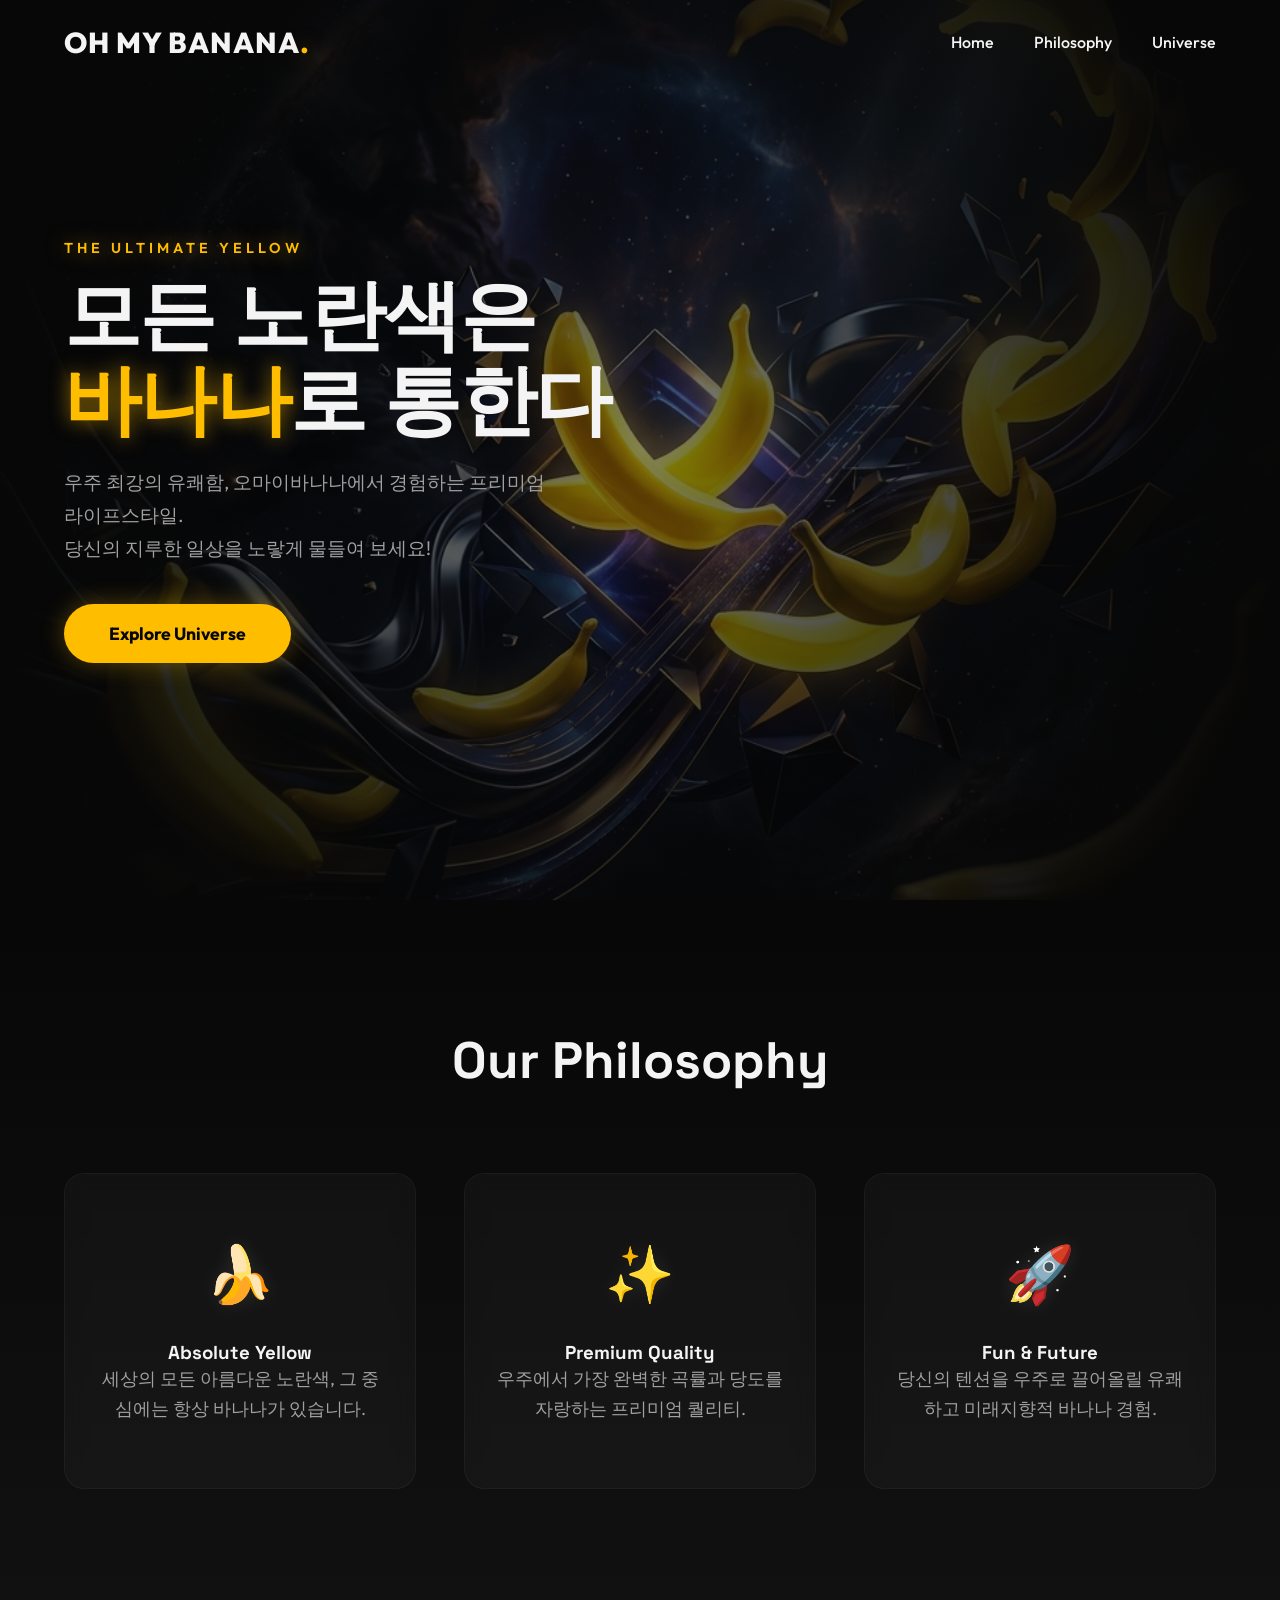
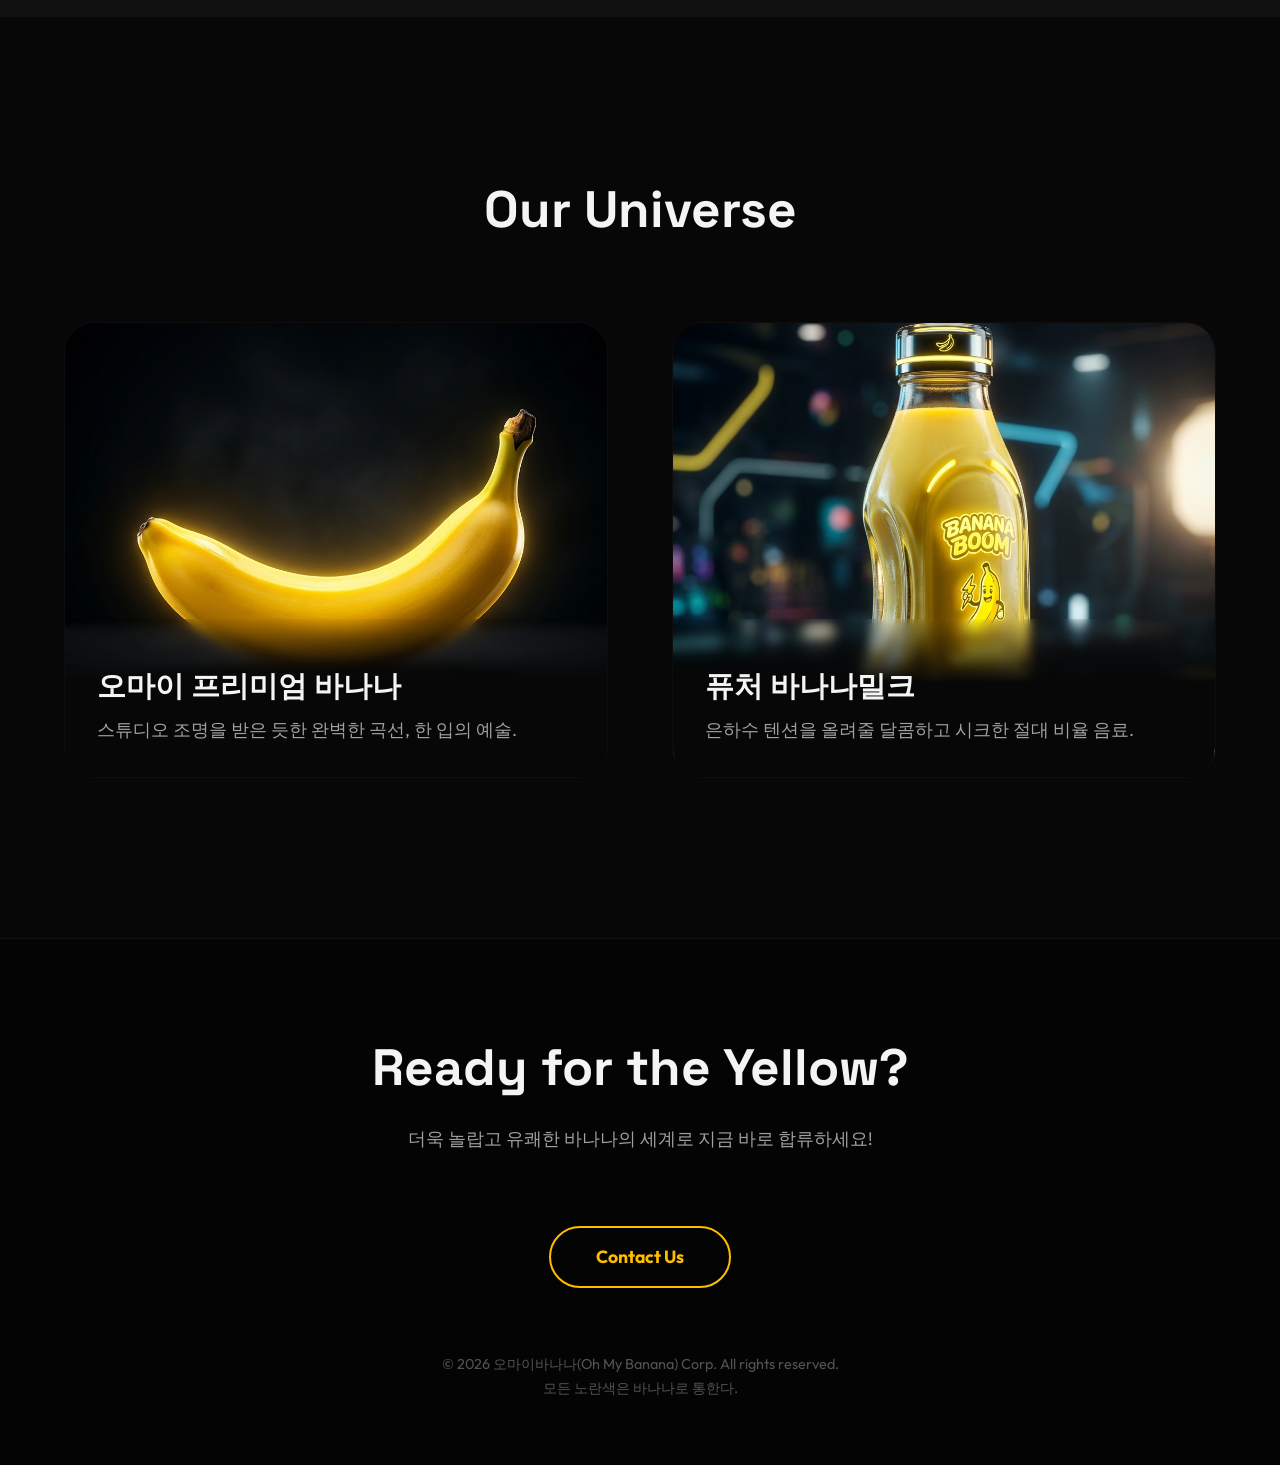
<file: oh-my-banana/index.html>
<!DOCTYPE html>
<html lang="ko">

<head>
    <meta charset="UTF-8">
    <meta name="viewport" content="width=device-width, initial-scale=1.0">
    <title>오마이바나나 | Oh My Banana</title>
    <meta name="description" content="모든 노란색은 바나나로 통한다. 오마이바나나 공식 웹사이트에 오신 것을 환영합니다.">
    <link rel="stylesheet" href="style.css">
    <link
        href="https://fonts.googleapis.com/css2?family=Outfit:wght@300;400;600;800&family=Space+Grotesk:wght@700&display=swap"
        rel="stylesheet">
</head>

<body>
    <header id="header">
        <a href="#" class="logo">OH MY BANANA<span class="text-glow">.</span></a>
        <nav>
            <ul>
                <li><a href="#home">Home</a></li>
                <li><a href="#about">Philosophy</a></li>
                <li><a href="#products">Universe</a></li>
            </ul>
        </nav>
    </header>

    <section id="home" class="hero">
        <img src="images/hero.png" alt="Banana Background" class="hero-img-bg">
        <div class="hero-overlay"></div>
        <div class="hero-content">
            <span class="hero-subtitle text-glow">The Ultimate Yellow</span>
            <h1>모든 노란색은 <br><span class="text-glow">바나나</span>로 통한다</h1>
            <p>우주 최강의 유쾌함, 오마이바나나에서 경험하는 프리미엄 라이프스타일.<br>당신의 지루한 일상을 노랗게 물들여 보세요!</p>
            <a href="#products" class="btn">Explore Universe</a>
        </div>
    </section>

    <section id="about" class="values reveal">
        <h2>Our Philosophy</h2>
        <div class="values-grid">
            <div class="value-card">
                <div class="icon">🍌</div>
                <h3>Absolute Yellow</h3>
                <p>세상의 모든 아름다운 노란색, 그 중심에는 항상 바나나가 있습니다.</p>
            </div>
            <div class="value-card">
                <div class="icon">✨</div>
                <h3>Premium Quality</h3>
                <p>우주에서 가장 완벽한 곡률과 당도를 자랑하는 프리미엄 퀄리티.</p>
            </div>
            <div class="value-card">
                <div class="icon">🚀</div>
                <h3>Fun & Future</h3>
                <p>당신의 텐션을 우주로 끌어올릴 유쾌하고 미래지향적 바나나 경험.</p>
            </div>
        </div>
    </section>

    <section id="products" class="products reveal">
        <h2>Our Universe</h2>
        <div class="product-grid">
            <div class="product-card">
                <img src="images/premium.png" alt="Premium Banana" class="product-img">
                <div class="product-info">
                    <h3>오마이 프리미엄 바나나</h3>
                    <p>스튜디오 조명을 받은 듯한 완벽한 곡선, 한 입의 예술.</p>
                </div>
            </div>
            <div class="product-card">
                <img src="images/milk.png" alt="Banana Milk" class="product-img">
                <div class="product-info">
                    <h3>퓨처 바나나밀크</h3>
                    <p>은하수 텐션을 올려줄 달콤하고 시크한 절대 비율 음료.</p>
                </div>
            </div>
        </div>
    </section>

    <footer>
        <h2>Ready for the Yellow?</h2>
        <p style="margin-bottom: 2rem;">더욱 놀랍고 유쾌한 바나나의 세계로 지금 바로 합류하세요!</p>
        <a href="#" class="btn btn-outline" style="margin-bottom: 4rem;">Contact Us</a>
        <p class="copyright">&copy; 2026 오마이바나나(Oh My Banana) Corp. All rights reserved. <br>모든 노란색은 바나나로 통한다.</p>
    </footer>

    <script src="script.js"></script>
</body>

</html>
</file>
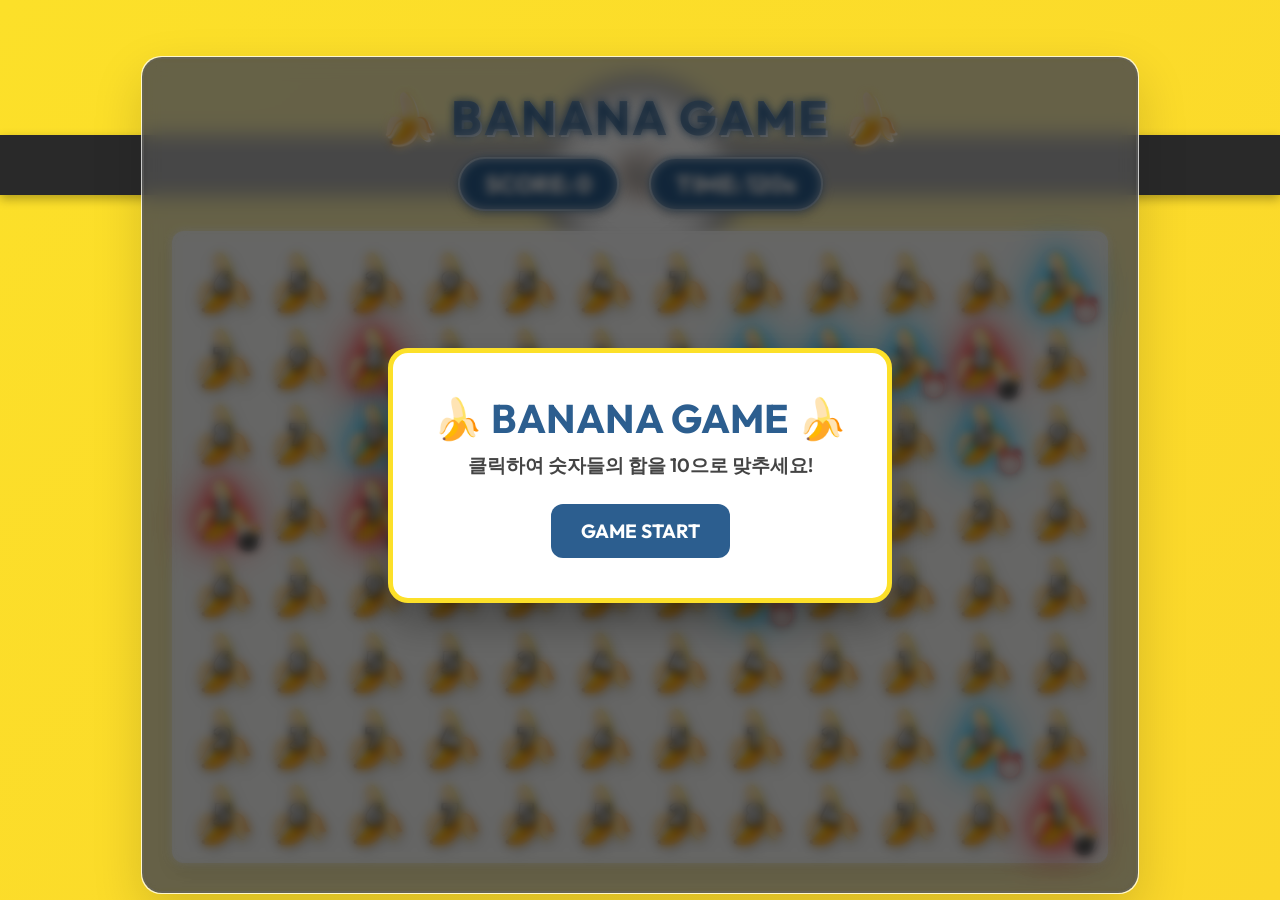
<file: 게임/index.html>
<!DOCTYPE html>
<html lang="ko">
<head>
  <meta charset="UTF-8">
  <meta name="viewport" content="width=device-width, initial-scale=1.0">
  <title>미니언즈 바나나 게임</title>
  <link href="https://fonts.googleapis.com/css2?family=Outfit:wght@400;600;800&family=Nanum+Pen+Script&display=swap" rel="stylesheet">
  <link rel="stylesheet" href="style.css">
</head>
<body>
  <div class="minion-bg">
    <div class="goggle-strap"></div>
    <div class="minion-eye-container">
      <div class="minion-eye">
        <div class="eye-pupil"></div>
      </div>
    </div>
  </div>

  <div class="game-container">
    <header class="header">
      <h1>🍌 BANANA GAME 🍌</h1>
      <div class="stats">
        <div class="score-board">SCORE: <span id="score">0</span></div>
        <div class="timer-board">TIME: <span id="timer">120</span>s</div>
      </div>
    </header>

    <div class="grid-wrapper">
      <div id="game-board"></div>
    </div>
    
    <!-- Start Screen Overlay -->
    <div class="overlay active" id="start-screen">
      <div class="result-modal">
        <h2>🍌 BANANA GAME 🍌</h2>
        <p>클릭하여 숫자들의 합을 10으로 맞추세요!</p>
        <button id="start-btn">GAME START</button>
      </div>
    </div>

    <!-- Result Screen Overlay -->
    <div class="overlay" id="result-screen">
      <div class="result-modal">
        <h2>TIME'S UP!</h2>
        <p>Final Score: <span id="final-score">0</span></p>
        <button id="restart-btn">PLAY AGAIN</button>
      </div>
    </div>
  </div>

  <script src="script.js"></script>
</body>
</html>
</file>
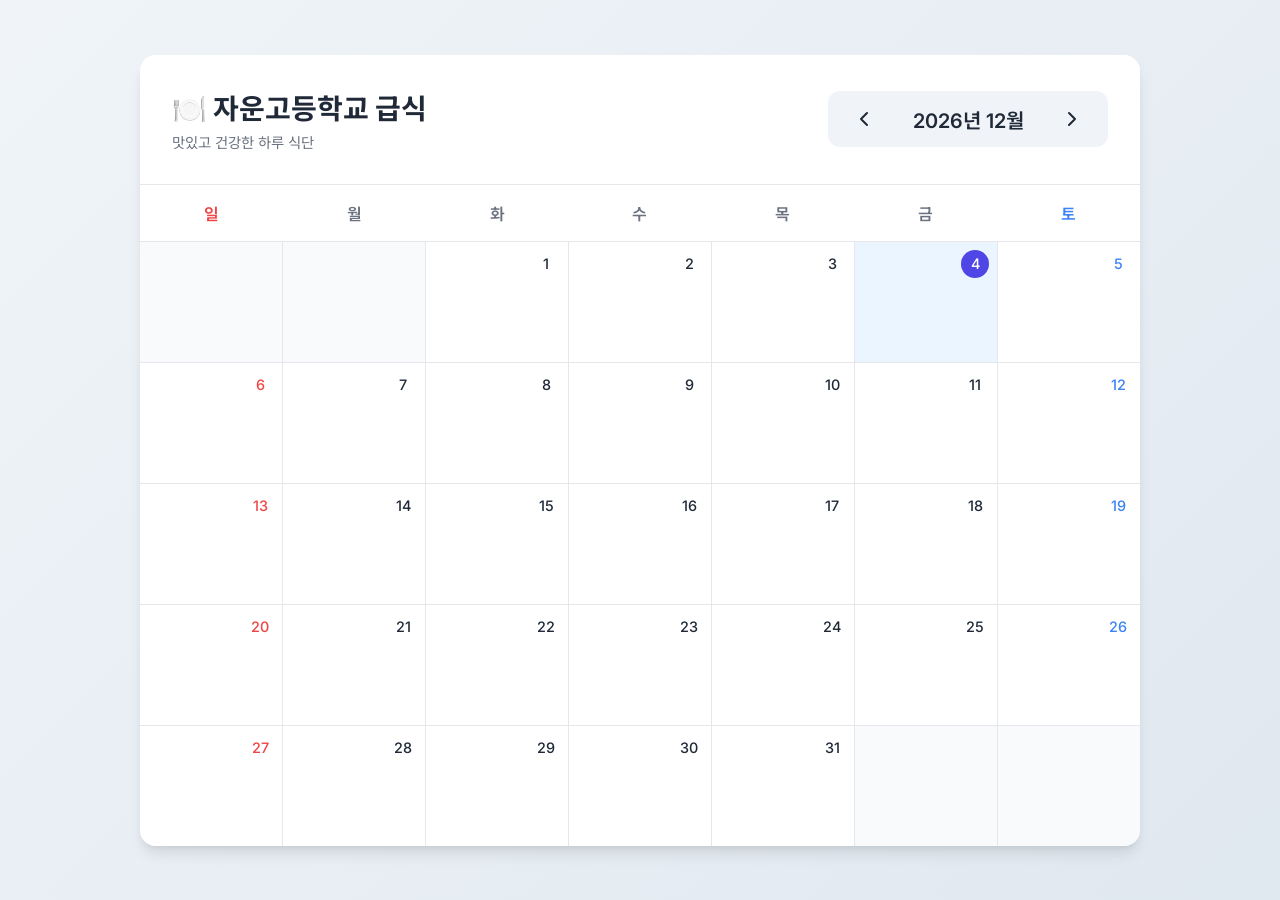
<file: 급식/index.html>
<!DOCTYPE html>
<html lang="ko">
<head>
    <meta charset="UTF-8">
    <meta name="viewport" content="width=device-width, initial-scale=1.0">
    <title>자운고등학교 급식 캘린더</title>
    <!-- Google Fonts -->
    <link rel="preconnect" href="https://fonts.googleapis.com">
    <link rel="preconnect" href="https://fonts.gstatic.com" crossorigin>
    <link href="https://fonts.googleapis.com/css2?family=Inter:wght@300;400;500;600;700&family=Noto+Sans+KR:wght@300;400;500;700&display=swap" rel="stylesheet">
    <link rel="stylesheet" href="style.css">
</head>
<body>
    <div class="app-container">
        <header class="header">
            <div class="header-title">
                <h1>🍽️ 자운고등학교 급식</h1>
                <p>맛있고 건강한 하루 식단</p>
            </div>
            <div class="month-nav">
                <button id="prev-month" class="nav-btn" aria-label="이전 달">
                    <svg xmlns="http://www.w3.org/2000/svg" width="24" height="24" viewBox="0 0 24 24" fill="none" stroke="currentColor" stroke-width="2" stroke-linecap="round" stroke-linejoin="round"><polyline points="15 18 9 12 15 6"></polyline></svg>
                </button>
                <h2 id="current-month-display">2026년 5월</h2>
                <button id="next-month" class="nav-btn" aria-label="다음 달">
                    <svg xmlns="http://www.w3.org/2000/svg" width="24" height="24" viewBox="0 0 24 24" fill="none" stroke="currentColor" stroke-width="2" stroke-linecap="round" stroke-linejoin="round"><polyline points="9 18 15 12 9 6"></polyline></svg>
                </button>
            </div>
        </header>

        <main class="calendar-wrapper">
            <div class="loading-overlay" id="loading">
                <div class="spinner"></div>
                <p>급식 정보를 불러오는 중...</p>
            </div>
            <div class="weekdays">
                <div>일</div>
                <div>월</div>
                <div>화</div>
                <div>수</div>
                <div>목</div>
                <div>금</div>
                <div>토</div>
            </div>
            <div class="calendar-grid" id="calendar-grid">
                <!-- Days will be generated by JS -->
            </div>
        </main>
    </div>

    <!-- Modal for Meal Details -->
    <div class="modal-backdrop" id="meal-modal">
        <div class="modal-content">
            <div class="modal-header">
                <h3 id="modal-date">2026년 5월 1일 (금)</h3>
                <button class="close-btn" id="close-modal" aria-label="닫기">
                    <svg xmlns="http://www.w3.org/2000/svg" width="24" height="24" viewBox="0 0 24 24" fill="none" stroke="currentColor" stroke-width="2" stroke-linecap="round" stroke-linejoin="round"><line x1="18" y1="6" x2="6" y2="18"></line><line x1="6" y1="6" x2="18" y2="18"></line></svg>
                </button>
            </div>
            <div class="modal-body">
                <div class="meal-section">
                    <h4>🍱 식단 메뉴</h4>
                    <p id="modal-menu" class="menu-list"></p>
                </div>
                <div class="meal-section">
                    <h4>⚡ 칼로리</h4>
                    <p id="modal-cal" class="cal-info"></p>
                </div>
                <div class="meal-section">
                    <h4>📊 영양 성분</h4>
                    <p id="modal-nutrition" class="nutrition-list"></p>
                </div>
            </div>
        </div>
    </div>

    <script src="script.js"></script>
</body>
</html>
</file>
<file: oh-my-banana/style.css>
:root {
  --banana-yellow: #FFBD00; /* Richer yellow */
  --banana-glow: #FFE600;
  --dark-bg: #070707;
  --card-bg: rgba(255, 255, 255, 0.03);
  --text-light: #F4F4F4;
  --text-dim: #A0A0A0;
}

* {
  margin: 0;
  padding: 0;
  box-sizing: border-box;
}

body {
  font-family: 'Outfit', sans-serif;
  background-color: var(--dark-bg);
  color: var(--text-light);
  overflow-x: hidden;
  scroll-behavior: smooth;
}

/* Typography */
h1, h2, h3, h4 {
  font-family: 'Space Grotesk', sans-serif;
}

h1 { font-size: clamp(3rem, 6vw, 5.5rem); line-height: 1.1; letter-spacing: -0.02em; margin-bottom: 1.5rem; word-break: keep-all; }
h2 { font-size: clamp(2.5rem, 4vw, 3.5rem); margin-bottom: 1.5rem; text-align: center; }
p { font-size: 1.1rem; line-height: 1.7; color: var(--text-dim); }

/* Utilities */
.text-glow {
  color: var(--banana-yellow);
  text-shadow: 0 0 20px rgba(255, 189, 0, 0.6);
}

/* Header */
header {
  position: fixed;
  top: 0;
  width: 100%;
  padding: 1.5rem 5%;
  display: flex;
  justify-content: space-between;
  align-items: center;
  z-index: 100;
  transition: all 0.4s cubic-bezier(0.4, 0, 0.2, 1);
  background: transparent;
}

header.scrolled {
  background: rgba(7, 7, 7, 0.85);
  padding: 1rem 5%;
  border-bottom: 1px solid rgba(255, 189, 0, 0.15);
  backdrop-filter: blur(12px);
  -webkit-backdrop-filter: blur(12px);
}

.logo {
  font-size: 1.8rem;
  font-weight: 800;
  color: var(--text-light);
  text-decoration: none;
  letter-spacing: 1px;
}

nav ul {
  display: flex;
  gap: 2.5rem;
  list-style: none;
}

nav a {
  color: var(--text-light);
  text-decoration: none;
  font-size: 1rem;
  font-weight: 500;
  position: relative;
  transition: color 0.3s ease;
}

nav a:hover {
  color: var(--banana-yellow);
}

/* Hero Section */
.hero {
  min-height: 100vh;
  display: flex;
  align-items: center;
  padding: 0 5%;
  position: relative;
  overflow: hidden;
}

.hero-img-bg {
  position: absolute;
  top: 0; left: 0; width: 100%; height: 100%;
  object-fit: cover;
  z-index: -2;
  opacity: 0.5;
  transform: scale(1.05); /* Slight zoom for dramatic effect */
}

.hero-overlay {
  position: absolute;
  top: 0; left: 0; width: 100%; height: 100%;
  background: radial-gradient(circle at center, transparent 0%, var(--dark-bg) 85%);
  z-index: -1;
}

.hero-content {
  max-width: 800px;
  z-index: 1;
  animation: fadeInUp 1.2s cubic-bezier(0.2, 0.8, 0.2, 1) forwards;
}

.hero-subtitle {
  font-weight: 600;
  letter-spacing: 4px;
  text-transform: uppercase;
  margin-bottom: 1rem;
  display: inline-block;
  font-size: 0.9rem;
}

.hero-content p {
  font-size: 1.2rem;
  max-width: 500px;
}

/* Buttons */
.btn {
  display: inline-block;
  padding: 1.1rem 2.8rem;
  font-size: 1.1rem;
  font-weight: 700;
  color: var(--dark-bg);
  background: var(--banana-yellow);
  border: none;
  border-radius: 50px;
  cursor: pointer;
  text-decoration: none;
  transition: all 0.3s ease;
  box-shadow: 0 0 25px rgba(255, 189, 0, 0.3);
  margin-top: 2.5rem;
}

.btn:hover {
  transform: translateY(-4px);
  box-shadow: 0 0 40px rgba(255, 189, 0, 0.6);
  background: var(--banana-glow);
}

.btn-outline {
  background: transparent;
  color: var(--banana-yellow);
  border: 2px solid var(--banana-yellow);
  box-shadow: none;
}
.btn-outline:hover {
  background: var(--banana-yellow);
  color: var(--dark-bg);
}

/* Values Section */
.values {
  padding: 8rem 5%;
  position: relative;
}
.values::before {
  content: '';
  position: absolute;
  top: 0; left: 0; width: 100%; height: 100%;
  background: linear-gradient(180deg, var(--dark-bg) 0%, #111 100%);
  z-index: -1;
}

.values-grid {
  display: grid;
  grid-template-columns: repeat(auto-fit, minmax(300px, 1fr));
  gap: 3rem;
  margin-top: 5rem;
  max-width: 1200px;
  margin-left: auto;
  margin-right: auto;
}

.value-card {
  background: var(--card-bg);
  padding: 4rem 2rem;
  border-radius: 20px;
  border: 1px solid rgba(255, 255, 255, 0.04);
  backdrop-filter: blur(10px);
  -webkit-backdrop-filter: blur(10px);
  transition: transform 0.4s ease, border-color 0.4s ease;
  text-align: center;
}

.value-card:hover {
  transform: translateY(-15px);
  border-color: rgba(255, 189, 0, 0.4);
}

.icon {
  font-size: 3.5rem;
  margin-bottom: 2rem;
  display: inline-block;
  text-shadow: 0 0 20px rgba(255, 255, 255, 0.1);
}

/* Products Section */
.products {
  padding: 10rem 5%;
}

.product-grid {
  display: grid;
  grid-template-columns: repeat(auto-fit, minmax(350px, 1fr));
  gap: 4rem;
  margin-top: 5rem;
  max-width: 1200px;
  margin-left: auto;
  margin-right: auto;
}

.product-card {
  border-radius: 30px;
  overflow: hidden;
  position: relative;
  border: 1px solid rgba(255, 255, 255, 0.05);
  transition: all 0.5s cubic-bezier(0.4, 0, 0.2, 1);
  background: #000;
}

.product-card:hover {
  border-color: var(--banana-yellow);
  box-shadow: 0 20px 50px rgba(255, 189, 0, 0.15);
  transform: translateY(-10px);
}

.product-img {
  width: 100%;
  height: 450px;
  object-fit: cover;
  transition: transform 0.7s ease;
}

.product-card:hover .product-img {
  transform: scale(1.08);
}

.product-info {
  background: linear-gradient(0deg, #070707 60%, transparent 100%);
  padding: 3rem 2rem 2rem;
  position: absolute;
  bottom: 0;
  width: 100%;
  backdrop-filter: blur(5px);
}

.product-info h3 {
  color: var(--text-light);
  margin-bottom: 0.5rem;
  font-size: 1.8rem;
  transition: color 0.3s ease;
}

.product-card:hover .product-info h3 {
  color: var(--banana-yellow);
}

/* Reveal Animation Class */
.reveal {
  opacity: 0;
  transform: translateY(60px);
  transition: all 1s cubic-bezier(0.2, 0.8, 0.2, 1);
}

.reveal.active {
  opacity: 1;
  transform: translateY(0);
}

/* Footer */
footer {
  padding: 6rem 5% 4rem;
  text-align: center;
  border-top: 1px solid rgba(255, 255, 255, 0.05);
  background: #040404;
}

.copyright {
  font-size: 0.9rem;
  color: var(--text-dim);
  opacity: 0.5;
}

@keyframes fadeInUp {
  from { opacity: 0; transform: translateY(40px); }
  to { opacity: 1; transform: translateY(0); }
}

@media (max-width: 768px) {
  nav ul { display: none; }
  .products { padding-top: 5rem; }
  .product-img { height: 350px; }
}
</file>
<file: 게임/style.css>
/* Color Palette */
:root {
  --minion-yellow: #fce029;
  --minion-blue: #2c5e8f;
  --minion-black: #292929;
  --minion-skin: #ffd966;
  --bg-gradient: linear-gradient(135deg, #fce029 0%, #fbd72b 100%);
  --banana-shadow: drop-shadow(2px 4px 6px rgba(0,0,0,0.2));
}

* {
  box-sizing: border-box;
  margin: 0;
  padding: 0;
}

body {
  font-family: 'Outfit', sans-serif;
  background: var(--bg-gradient);
  min-height: 100vh;
  display: flex;
  justify-content: center;
  align-items: center;
  overflow: hidden;
  position: relative;
}

/* Background Minion Decoration */
.minion-bg {
  position: absolute;
  top: 0;
  left: 0;
  width: 100%;
  height: 100%;
  z-index: 0;
  pointer-events: none;
  overflow: hidden;
}

.goggle-strap {
  position: absolute;
  top: 15%;
  left: 0;
  width: 100%;
  height: 60px;
  background-color: var(--minion-black);
  box-shadow: 0 4px 10px rgba(0,0,0,0.3);
}

.minion-eye-container {
  position: absolute;
  top: 15%;
  left: 50%;
  transform: translate(-50%, -30%);
  width: 200px;
  height: 200px;
  background-color: #d1d1d1;
  border-radius: 50%;
  border: 15px solid var(--minion-black);
  display: flex;
  justify-content: center;
  align-items: center;
  box-shadow: inset 0 0 20px rgba(0,0,0,0.3), 0 10px 20px rgba(0,0,0,0.3);
}

.minion-eye {
  width: 140px;
  height: 140px;
  background-color: white;
  border-radius: 50%;
  display: flex;
  justify-content: center;
  align-items: center;
  position: relative;
  box-shadow: inset 0 0 10px rgba(0,0,0,0.1);
}

.eye-pupil {
  width: 50px;
  height: 50px;
  background-color: #7b4e35;
  border-radius: 50%;
  position: relative;
}
.eye-pupil::after {
  content: '';
  position: absolute;
  top: 50%;
  left: 50%;
  transform: translate(-50%, -50%);
  width: 25px;
  height: 25px;
  background-color: black;
  border-radius: 50%;
}
.eye-pupil::before {
  content: '';
  position: absolute;
  top: 10px;
  right: 15px;
  width: 10px;
  height: 10px;
  background-color: white;
  border-radius: 50%;
  z-index: 10;
}

/* App Container */
.game-container {
  position: relative;
  z-index: 10;
  background: rgba(255, 255, 255, 0.4);
  backdrop-filter: blur(10px);
  -webkit-backdrop-filter: blur(10px);
  border-radius: 20px;
  padding: 30px;
  box-shadow: 0 20px 50px rgba(0,0,0,0.15), inset 0 0 0 2px rgba(255,255,255,0.5);
  border: 1px solid rgba(255, 255, 255, 0.6);
  display: flex;
  flex-direction: column;
  align-items: center;
  margin-top: 50px;
}

.header {
  display: flex;
  flex-direction: column;
  align-items: center;
  margin-bottom: 20px;
}

h1 {
  font-size: 3rem;
  color: var(--minion-blue);
  text-shadow: 2px 2px 0px white;
  margin-bottom: 10px;
  letter-spacing: 2px;
}

.stats {
  display: flex;
  gap: 30px;
  font-size: 1.5rem;
  font-weight: 800;
  color: white;
  text-shadow: 1px 1px 3px rgba(0,0,0,0.3);
}

.score-board, .timer-board {
  background: var(--minion-blue);
  padding: 10px 25px;
  border-radius: 30px;
  box-shadow: 0 4px 10px rgba(0,0,0,0.2);
  border: 2px solid white;
}

/* Game Grid */
.grid-wrapper {
  position: relative;
  background: rgba(255, 255, 255, 0.8);
  border-radius: 12px;
  padding: 15px;
  box-shadow: 0 10px 20px rgba(0,0,0,0.05);
  user-select: none;
}

#game-board {
  display: grid;
  grid-template-columns: repeat(12, 1fr);
  grid-template-rows: repeat(8, 1fr);
  gap: 6px;
}

.cell {
  width: 70px;
  height: 70px;
  display: flex;
  justify-content: center;
  align-items: center;
  position: relative;
  cursor: pointer;
  transition: transform 0.2s cubic-bezier(0.175, 0.885, 0.32, 1.275), opacity 0.15s ease-out;
}

/* Cleared logic: visually hidden while waiting for 1sec refill */
.cell.cleared {
  transform: scale(0);
  opacity: 0;
  pointer-events: none;
}

.cell .fruit {
  position: absolute;
  filter: var(--banana-shadow);
  z-index: 1;
  font-size: 55px; /* Bigger banana */
  transition: all 0.2s;
}

/* Special Banana Modifiers */
.cell .fruit.bomb {
  filter: drop-shadow(0 0 10px #ff3333) drop-shadow(0 0 20px #ff3333);
}
.cell .fruit.time {
  filter: drop-shadow(0 0 10px #33ccff) drop-shadow(0 0 20px #33ccff);
}

.cell .special-icon {
  position: absolute;
  bottom: -5px;
  right: -5px;
  font-size: 24px;
  z-index: 3;
  pointer-events: none;
  background: rgba(255,255,255,0.7);
  border-radius: 50%;
  width: 25px;
  height: 25px;
  display: flex;
  justify-content: center;
  align-items: center;
  box-shadow: 0 2px 5px rgba(0,0,0,0.4);
}

.cell .number {
  position: relative;
  z-index: 2;
  font-family: 'Outfit', sans-serif;
  font-weight: 800;
  font-size: 28px;
  color: white;
  text-shadow: -1.5px -1.5px 0 #000, 1.5px -1.5px 0 #000, -1.5px 1.5px 0 #000, 1.5px 1.5px 0 #000, 0 3px 6px rgba(0,0,0,0.5);
  pointer-events: none;
}

/* Selected state using scaling and glow */
.cell.selected {
  transform: scale(1.15);
}
.cell.selected .fruit {
  filter: drop-shadow(0 0 12px #fffc54);
}

/* Animations */
@keyframes shake {
  0%, 100% { transform: translateX(0); }
  25% { transform: translateX(-6px) rotate(-5deg); }
  50% { transform: translateX(6px) rotate(5deg); }
  75% { transform: translateX(-6px) rotate(-5deg); }
}

.cell.shake {
  animation: shake 0.3s ease-in-out;
}

@keyframes popIn {
  0% { transform: scale(0); opacity: 0; }
  60% { transform: scale(1.15); opacity: 1; }
  100% { transform: scale(1); opacity: 1; }
}

.cell.pop-in {
  animation: popIn 0.35s cubic-bezier(0.175, 0.885, 0.32, 1.275) forwards;
}

/* Floating Effects for Bonus */
.floating-text {
  position: absolute;
  font-family: 'Outfit', sans-serif;
  font-size: 30px;
  font-weight: 800;
  text-shadow: 2px 2px 0px #000, -2px -2px 0px #000, 2px -2px 0px #000, -2px 2px 0px #000, 0 4px 8px rgba(0,0,0,0.5);
  pointer-events: none;
  z-index: 300;
  animation: floatUp 1s cubic-bezier(0.175, 0.885, 0.32, 1.275) forwards;
}

@keyframes floatUp {
  0% { transform: translateY(0) scale(0.5); opacity: 0; }
  20% { transform: translateY(-20px) scale(1.2); opacity: 1; }
  100% { transform: translateY(-80px) scale(1); opacity: 0; }
}

/* Overlays */
.overlay {
  position: absolute;
  top: 0; left: 0; width: 100%; height: 100%;
  background: rgba(0,0,0,0.6);
  backdrop-filter: blur(5px);
  display: none;
  justify-content: center;
  align-items: center;
  border-radius: 20px;
  z-index: 200;
}

.overlay.active {
  display: flex;
  animation: fadeIn 0.4s ease-out;
}

.result-modal {
  background: white;
  padding: 40px;
  border-radius: 20px;
  text-align: center;
  box-shadow: 0 20px 40px rgba(0,0,0,0.3);
  border: 5px solid var(--minion-yellow);
}

.result-modal h2 {
  font-size: 2.5rem;
  color: var(--minion-blue);
  margin-bottom: 10px;
}

.result-modal p {
  font-size: 1.2rem;
  font-weight: 600;
  margin-bottom: 25px;
  color: #444;
}

#start-btn, #restart-btn {
  background: var(--minion-blue);
  color: white;
  border: none;
  padding: 15px 30px;
  font-size: 1.2rem;
  font-weight: bold;
  border-radius: 12px;
  cursor: pointer;
  transition: transform 0.2s, background 0.2s;
  font-family: inherit;
}

#start-btn:hover, #restart-btn:hover {
  background: #1a4167;
  transform: translateY(-3px);
}

@keyframes fadeIn {
  from { opacity: 0; transform: scale(0.9); }
  to { opacity: 1; transform: scale(1); }
}
</file>
<file: 급식/style.css>
:root {
    --primary: #4f46e5;
    --primary-hover: #4338ca;
    --primary-light: #e0e7ff;
    --bg-gradient-1: #f0f4f8;
    --bg-gradient-2: #e0e8f0;
    --surface: #ffffff;
    --text-main: #1f2937;
    --text-muted: #6b7280;
    --border: #e5e7eb;
    --shadow-sm: 0 1px 2px 0 rgba(0, 0, 0, 0.05);
    --shadow-md: 0 4px 6px -1px rgba(0, 0, 0, 0.1), 0 2px 4px -1px rgba(0, 0, 0, 0.06);
    --shadow-lg: 0 10px 15px -3px rgba(0, 0, 0, 0.1), 0 4px 6px -2px rgba(0, 0, 0, 0.05);
    --radius-lg: 16px;
    --radius-md: 12px;
    --radius-sm: 8px;
    --meal-bg: #fef3c7;
    --meal-text: #b45309;
    --today-bg: #ebf5ff;
    --today-border: #3b82f6;
}

* {
    box-sizing: border-box;
    margin: 0;
    padding: 0;
}

body {
    font-family: 'Inter', 'Noto Sans KR', sans-serif;
    background: linear-gradient(135deg, var(--bg-gradient-1), var(--bg-gradient-2));
    color: var(--text-main);
    min-height: 100vh;
    display: flex;
    justify-content: center;
    align-items: center;
    padding: 2rem 1rem;
}

.app-container {
    width: 100%;
    max-width: 1000px;
    background: var(--surface);
    border-radius: var(--radius-lg);
    box-shadow: var(--shadow-lg);
    overflow: hidden;
    position: relative;
}

.header {
    padding: 2rem;
    background: #ffffff;
    border-bottom: 1px solid var(--border);
    display: flex;
    justify-content: space-between;
    align-items: center;
    flex-wrap: wrap;
    gap: 1rem;
}

.header-title h1 {
    font-size: 1.75rem;
    font-weight: 700;
    color: var(--text-main);
    margin-bottom: 0.25rem;
}

.header-title p {
    font-size: 0.9rem;
    color: var(--text-muted);
}

.month-nav {
    display: flex;
    align-items: center;
    gap: 1.5rem;
    background: var(--bg-gradient-1);
    padding: 0.5rem 1rem;
    border-radius: var(--radius-md);
}

.month-nav h2 {
    font-size: 1.25rem;
    font-weight: 600;
    min-width: 120px;
    text-align: center;
}

.nav-btn {
    background: none;
    border: none;
    cursor: pointer;
    color: var(--text-main);
    display: flex;
    align-items: center;
    justify-content: center;
    padding: 0.5rem;
    border-radius: 50%;
    transition: all 0.2s ease;
}

.nav-btn:hover {
    background: var(--primary-light);
    color: var(--primary);
}

.calendar-wrapper {
    position: relative;
    min-height: 600px;
    background: #fafbfc;
}

.weekdays {
    display: grid;
    grid-template-columns: repeat(7, 1fr);
    text-align: center;
    font-weight: 600;
    color: var(--text-muted);
    padding: 1rem 0;
    background: var(--surface);
    border-bottom: 1px solid var(--border);
}

.weekdays div:first-child {
    color: #ef4444; /* Sunday */
}

.weekdays div:last-child {
    color: #3b82f6; /* Saturday */
}

.calendar-grid {
    display: grid;
    grid-template-columns: repeat(7, 1fr);
    grid-auto-rows: minmax(120px, auto);
    background: var(--border);
    gap: 1px; /* Creates borders between cells */
}

.day-cell {
    background: var(--surface);
    padding: 0.5rem;
    display: flex;
    flex-direction: column;
    gap: 0.5rem;
    transition: background 0.2s;
}

.day-cell.empty {
    background: #f9fafb;
}

.day-number {
    font-size: 0.9rem;
    font-weight: 500;
    align-self: flex-end;
    width: 28px;
    height: 28px;
    display: flex;
    align-items: center;
    justify-content: center;
    border-radius: 50%;
}

.day-cell.today {
    background: var(--today-bg);
}

.day-cell.today .day-number {
    background: var(--primary);
    color: white;
}

.meal-badge {
    background: var(--primary-light);
    color: var(--primary);
    font-size: 0.75rem;
    padding: 0.4rem 0.5rem;
    border-radius: var(--radius-sm);
    cursor: pointer;
    font-weight: 500;
    line-height: 1.4;
    transition: transform 0.2s, box-shadow 0.2s;
    overflow: hidden;
    text-overflow: ellipsis;
    display: -webkit-box;
    -webkit-line-clamp: 3;
    -webkit-box-orient: vertical;
}

.meal-badge:hover {
    transform: translateY(-2px);
    box-shadow: var(--shadow-md);
    background: var(--primary);
    color: white;
}

/* Loading Overlay */
.loading-overlay {
    position: absolute;
    inset: 0;
    background: rgba(255, 255, 255, 0.8);
    backdrop-filter: blur(4px);
    display: flex;
    flex-direction: column;
    align-items: center;
    justify-content: center;
    z-index: 10;
    opacity: 0;
    pointer-events: none;
    transition: opacity 0.3s ease;
}

.loading-overlay.active {
    opacity: 1;
    pointer-events: all;
}

.spinner {
    width: 40px;
    height: 40px;
    border: 4px solid var(--primary-light);
    border-top-color: var(--primary);
    border-radius: 50%;
    animation: spin 1s linear infinite;
    margin-bottom: 1rem;
}

@keyframes spin {
    to { transform: rotate(360deg); }
}

/* Modal Styles */
.modal-backdrop {
    position: fixed;
    inset: 0;
    background: rgba(0, 0, 0, 0.5);
    backdrop-filter: blur(4px);
    display: flex;
    align-items: center;
    justify-content: center;
    z-index: 50;
    opacity: 0;
    pointer-events: none;
    transition: opacity 0.3s ease;
}

.modal-backdrop.active {
    opacity: 1;
    pointer-events: all;
}

.modal-content {
    background: var(--surface);
    width: 90%;
    max-width: 500px;
    border-radius: var(--radius-lg);
    box-shadow: var(--shadow-lg);
    transform: translateY(20px);
    transition: transform 0.3s ease;
    overflow: hidden;
}

.modal-backdrop.active .modal-content {
    transform: translateY(0);
}

.modal-header {
    padding: 1.5rem;
    border-bottom: 1px solid var(--border);
    display: flex;
    justify-content: space-between;
    align-items: center;
    background: #fafbfc;
}

.modal-header h3 {
    font-size: 1.25rem;
    color: var(--text-main);
}

.close-btn {
    background: none;
    border: none;
    cursor: pointer;
    color: var(--text-muted);
    padding: 0.5rem;
    border-radius: 50%;
    transition: background 0.2s;
}

.close-btn:hover {
    background: #f3f4f6;
    color: var(--text-main);
}

.modal-body {
    padding: 1.5rem;
    max-height: 70vh;
    overflow-y: auto;
}

.meal-section {
    margin-bottom: 1.5rem;
}

.meal-section:last-child {
    margin-bottom: 0;
}

.meal-section h4 {
    font-size: 0.9rem;
    color: var(--text-muted);
    margin-bottom: 0.75rem;
    display: flex;
    align-items: center;
    gap: 0.5rem;
}

.menu-list, .cal-info, .nutrition-list {
    background: #f9fafb;
    padding: 1rem;
    border-radius: var(--radius-md);
    line-height: 1.6;
    font-size: 0.95rem;
}

.menu-list {
    font-weight: 500;
    color: var(--text-main);
}

.nutrition-list {
    font-size: 0.85rem;
    color: #4b5563;
}

/* Responsive */
@media (max-width: 768px) {
    .calendar-grid {
        grid-auto-rows: minmax(100px, auto);
    }
    .header {
        flex-direction: column;
        align-items: flex-start;
    }
    .month-nav {
        width: 100%;
        justify-content: space-between;
    }
    .meal-badge {
        font-size: 0.7rem;
        -webkit-line-clamp: 2;
    }
}
</file>
